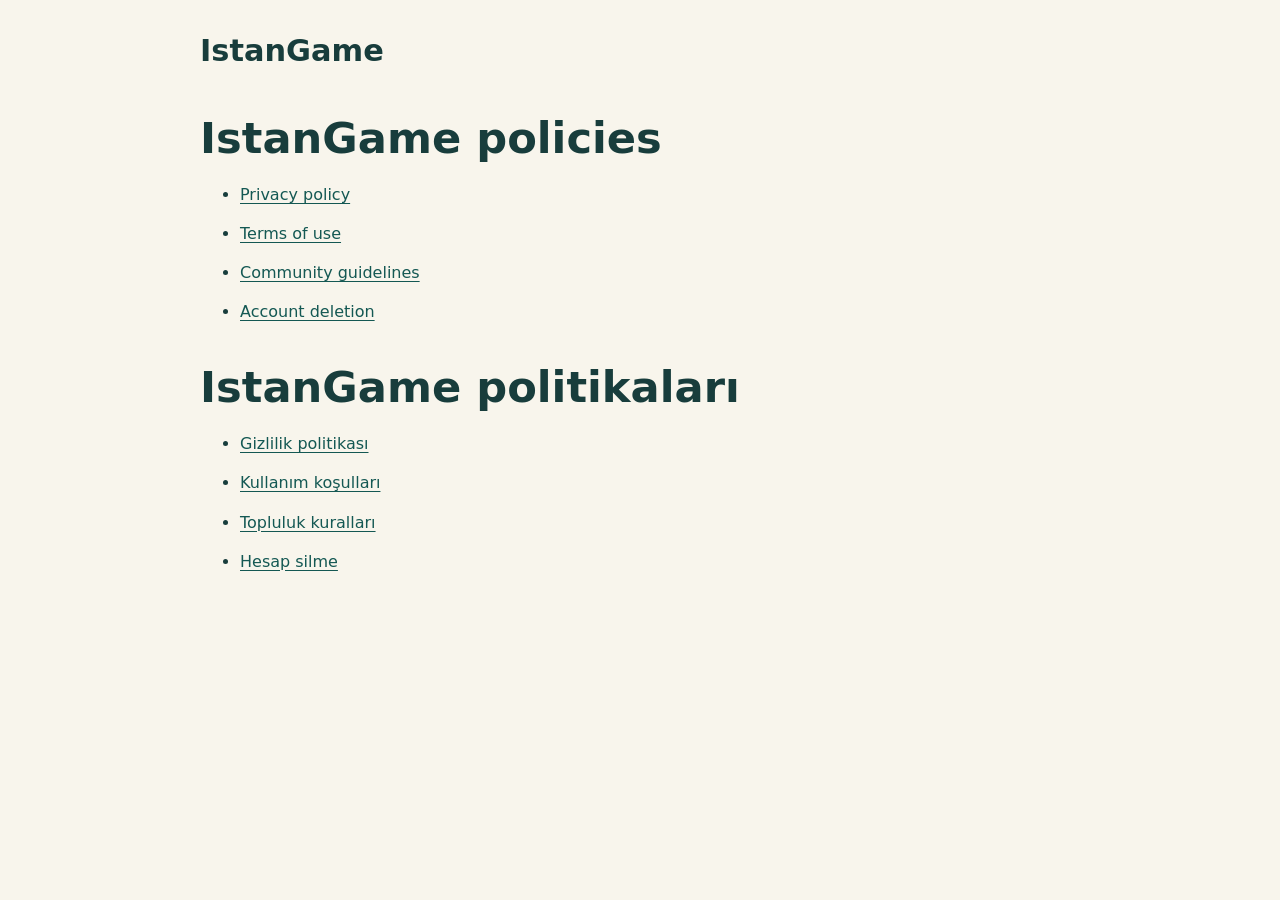
<file: index.html>
<!doctype html>
<html lang="en"><head><meta charset="utf-8"><meta name="viewport" content="width=device-width,initial-scale=1">
<meta http-equiv="Content-Security-Policy" content="default-src 'none'; style-src 'self'; base-uri 'none'; form-action 'none'">

<title>IstanGame</title><link rel="stylesheet" href="style.css"></head><body>
<header><bdi class="brand" dir="ltr">IstanGame</bdi></header><main>
<section lang="en" dir="ltr">

<h1>IstanGame policies</h1>
<ul><li><a href="en/privacy.html">Privacy policy</a></li>
<li><a href="en/terms.html">Terms of use</a></li>
<li><a href="en/community.html">Community guidelines</a></li>
<li><a href="en/delete-account.html">Account deletion</a></li></ul></section>
<section lang="tr" dir="ltr">

<h1>IstanGame politikaları</h1>
<ul><li><a href="tr/privacy.html">Gizlilik politikası</a></li>
<li><a href="tr/terms.html">Kullanım koşulları</a></li>
<li><a href="tr/community.html">Topluluk kuralları</a></li>
<li><a href="tr/delete-account.html">Hesap silme</a></li></ul></section>
</main></body></html>
</file>
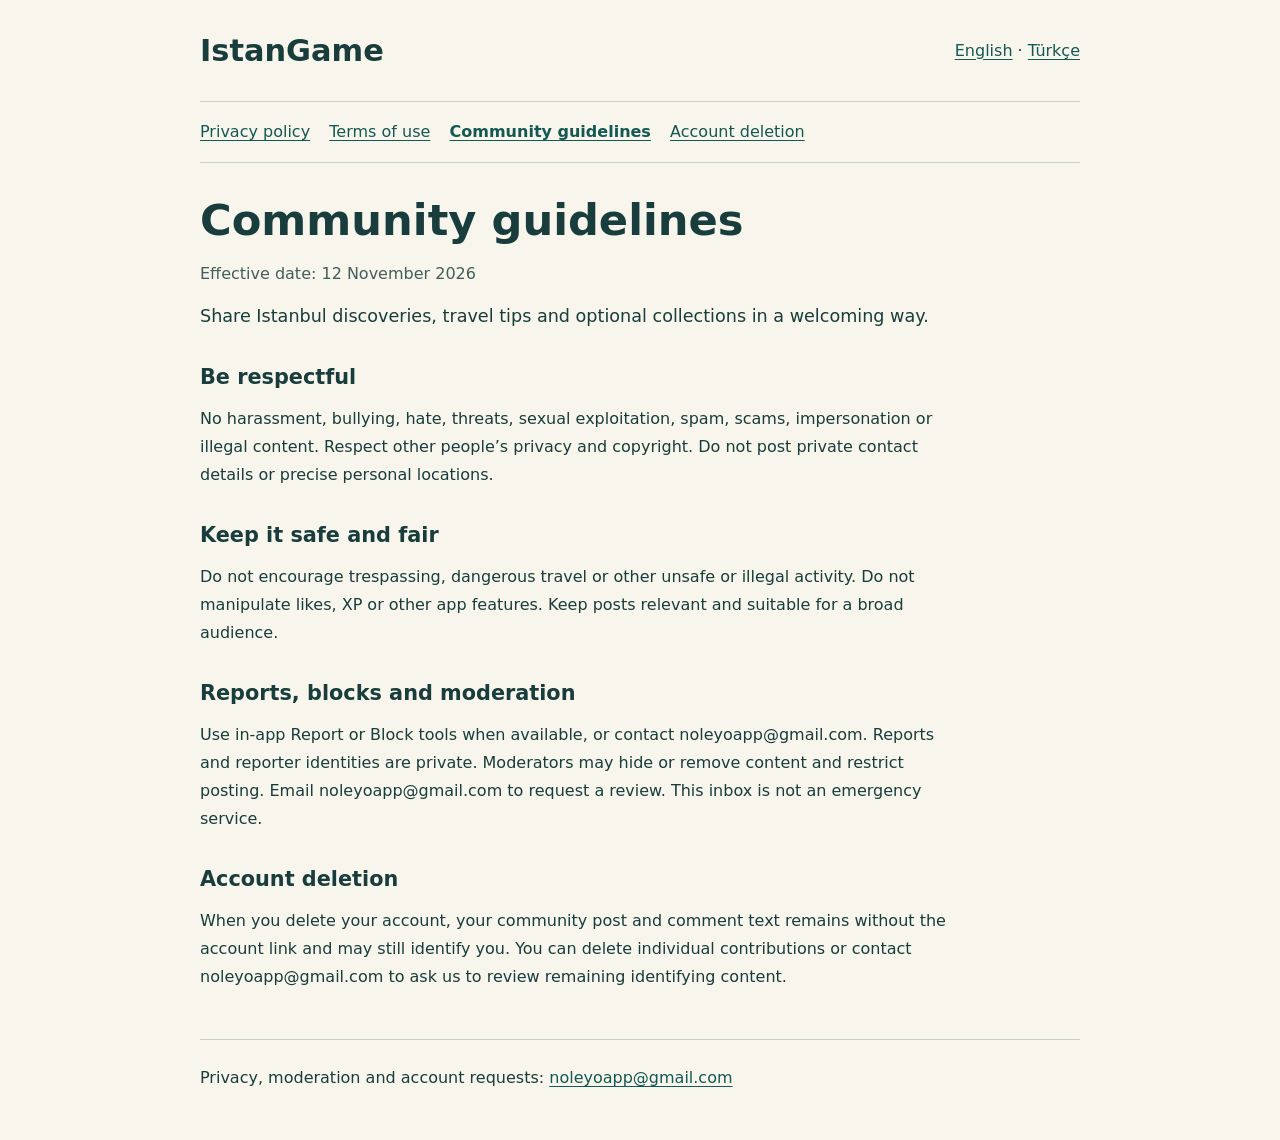
<file: en/community.html>
<!doctype html>
<html lang="en" dir="ltr">
<head>
<meta charset="utf-8">
<meta name="viewport" content="width=device-width,initial-scale=1">
<meta http-equiv="Content-Security-Policy" content="default-src 'none'; style-src 'self'; base-uri 'none'; form-action 'none'">

<title>Community guidelines · IstanGame</title>
<link rel="stylesheet" href="../style.css">
</head>
<body>
<header><bdi class="brand" dir="ltr">IstanGame</bdi><div class="languages"><a lang="en" hreflang="en" href="../en/community.html">English</a> · <a lang="tr" hreflang="tr" href="../tr/community.html">Türkçe</a></div></header>

<nav aria-label="IstanGame policies"><a href="privacy.html">Privacy policy</a>
<a href="terms.html">Terms of use</a>
<a href="community.html" aria-current="page">Community guidelines</a>
<a href="delete-account.html">Account deletion</a></nav>
<main>
<h1>Community guidelines</h1>
<p class="date">Effective date: 12 November 2026</p>
<p class="intro">Share Istanbul discoveries, travel tips and optional collections in a welcoming way.</p>
<section>
<h2>Be respectful</h2>
<p>No harassment, bullying, hate, threats, sexual exploitation, spam, scams, impersonation or illegal content. Respect other people’s privacy and copyright. Do not post private contact details or precise personal locations.</p>
</section>
<section>
<h2>Keep it safe and fair</h2>
<p>Do not encourage trespassing, dangerous travel or other unsafe or illegal activity. Do not manipulate likes, XP or other app features. Keep posts relevant and suitable for a broad audience.</p>
</section>
<section>
<h2>Reports, blocks and moderation</h2>
<p>Use in-app Report or Block tools when available, or contact noleyoapp@gmail.com. Reports and reporter identities are private. Moderators may hide or remove content and restrict posting. Email noleyoapp@gmail.com to request a review. This inbox is not an emergency service.</p>
</section>
<section>
<h2>Account deletion</h2>
<p>When you delete your account, your community post and comment text remains without the account link and may still identify you. You can delete individual contributions or contact noleyoapp@gmail.com to ask us to review remaining identifying content.</p>
</section>
</main>
<footer>Privacy, moderation and account requests: <a href="mailto:noleyoapp%40gmail.com">noleyoapp@gmail.com</a></footer>
</body>
</html>
</file>
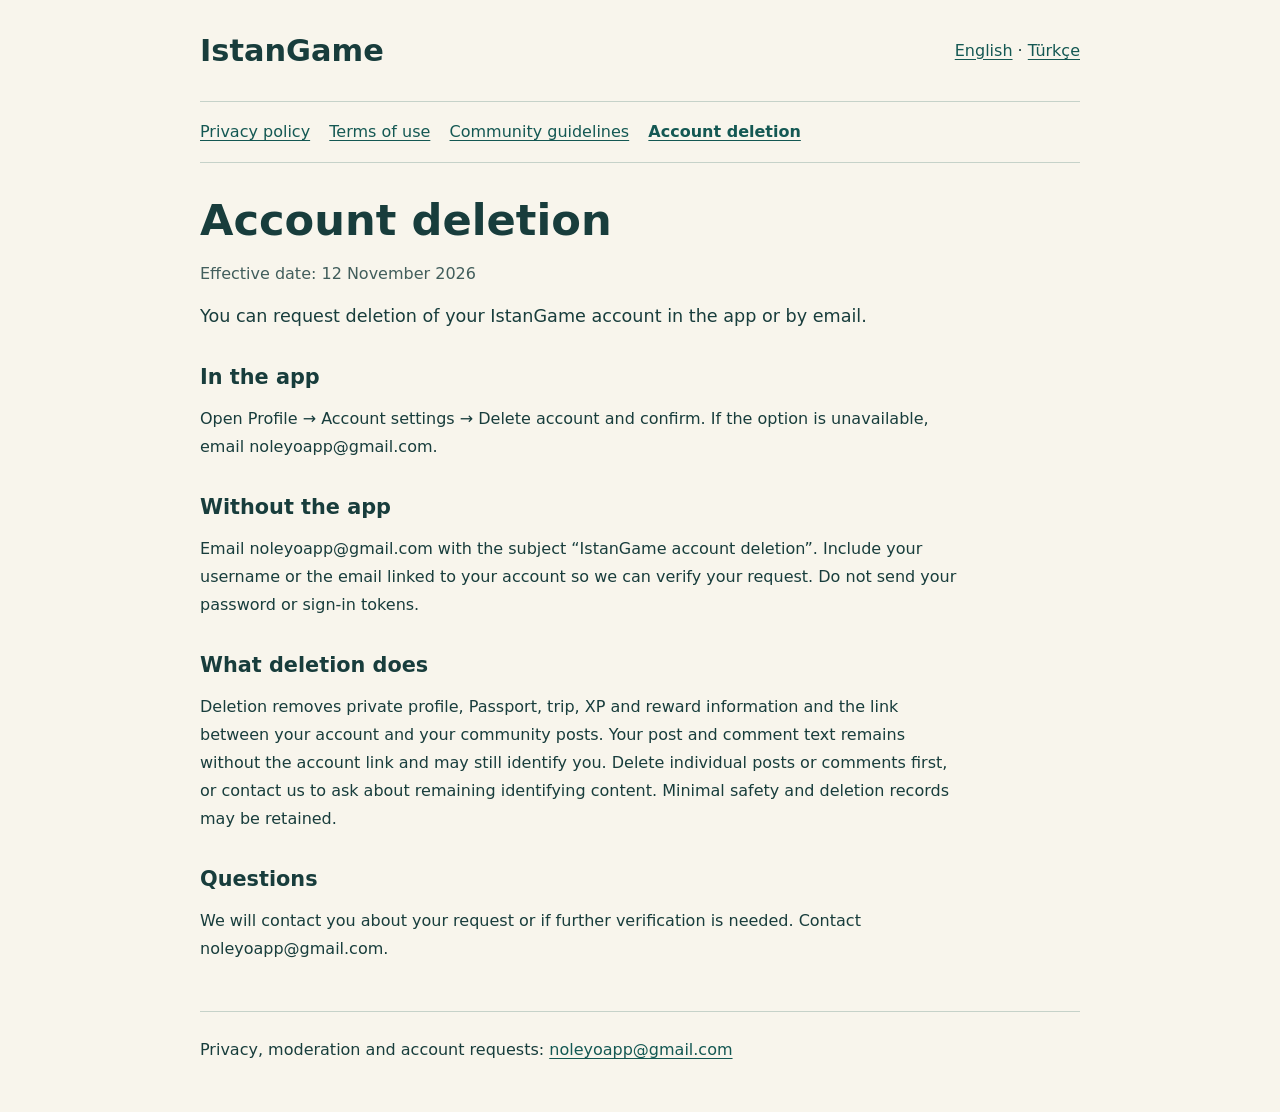
<file: en/delete-account.html>
<!doctype html>
<html lang="en" dir="ltr">
<head>
<meta charset="utf-8">
<meta name="viewport" content="width=device-width,initial-scale=1">
<meta http-equiv="Content-Security-Policy" content="default-src 'none'; style-src 'self'; base-uri 'none'; form-action 'none'">

<title>Account deletion · IstanGame</title>
<link rel="stylesheet" href="../style.css">
</head>
<body>
<header><bdi class="brand" dir="ltr">IstanGame</bdi><div class="languages"><a lang="en" hreflang="en" href="../en/delete-account.html">English</a> · <a lang="tr" hreflang="tr" href="../tr/delete-account.html">Türkçe</a></div></header>

<nav aria-label="IstanGame policies"><a href="privacy.html">Privacy policy</a>
<a href="terms.html">Terms of use</a>
<a href="community.html">Community guidelines</a>
<a href="delete-account.html" aria-current="page">Account deletion</a></nav>
<main>
<h1>Account deletion</h1>
<p class="date">Effective date: 12 November 2026</p>
<p class="intro">You can request deletion of your IstanGame account in the app or by email.</p>
<section>
<h2>In the app</h2>
<p>Open Profile → Account settings → Delete account and confirm. If the option is unavailable, email noleyoapp@gmail.com.</p>
</section>
<section>
<h2>Without the app</h2>
<p>Email noleyoapp@gmail.com with the subject “IstanGame account deletion”. Include your username or the email linked to your account so we can verify your request. Do not send your password or sign-in tokens.</p>
</section>
<section>
<h2>What deletion does</h2>
<p>Deletion removes private profile, Passport, trip, XP and reward information and the link between your account and your community posts. Your post and comment text remains without the account link and may still identify you. Delete individual posts or comments first, or contact us to ask about remaining identifying content. Minimal safety and deletion records may be retained.</p>
</section>
<section>
<h2>Questions</h2>
<p>We will contact you about your request or if further verification is needed. Contact noleyoapp@gmail.com.</p>
</section>
</main>
<footer>Privacy, moderation and account requests: <a href="mailto:noleyoapp%40gmail.com">noleyoapp@gmail.com</a></footer>
</body>
</html>
</file>
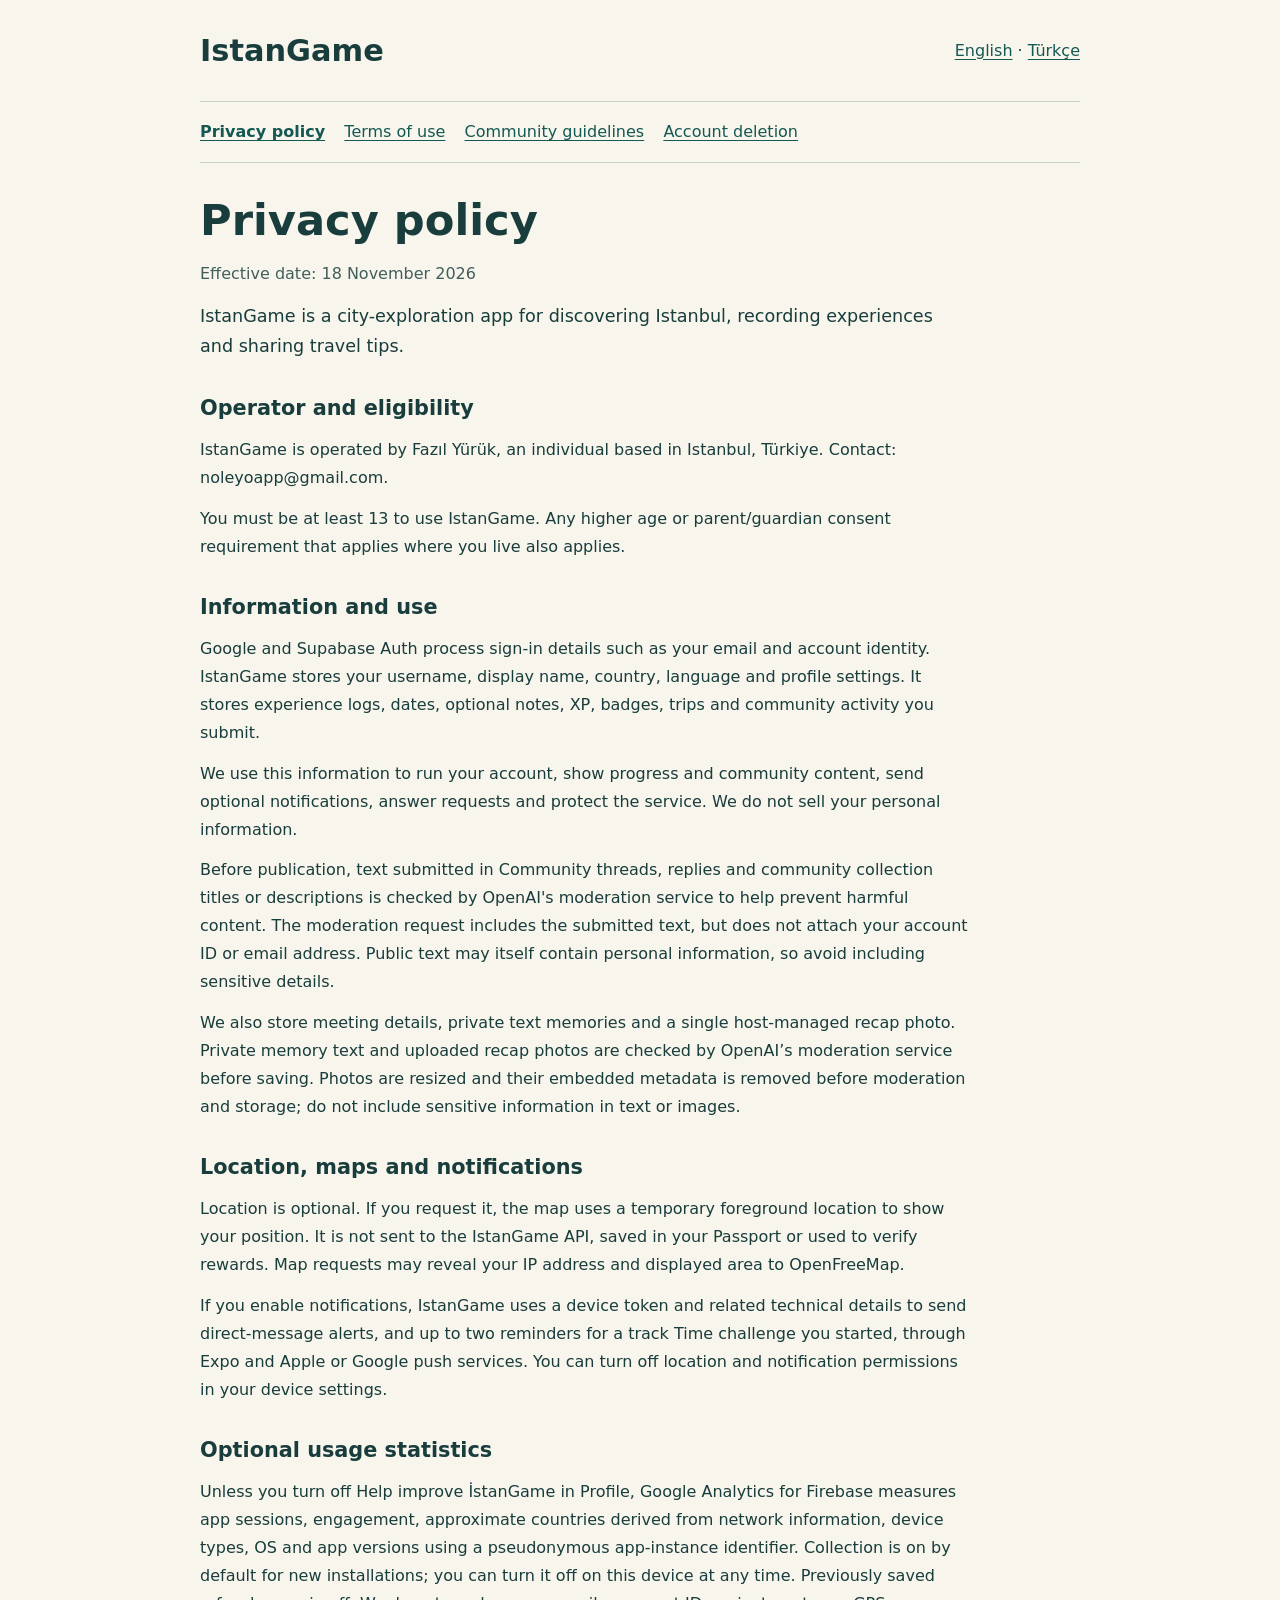
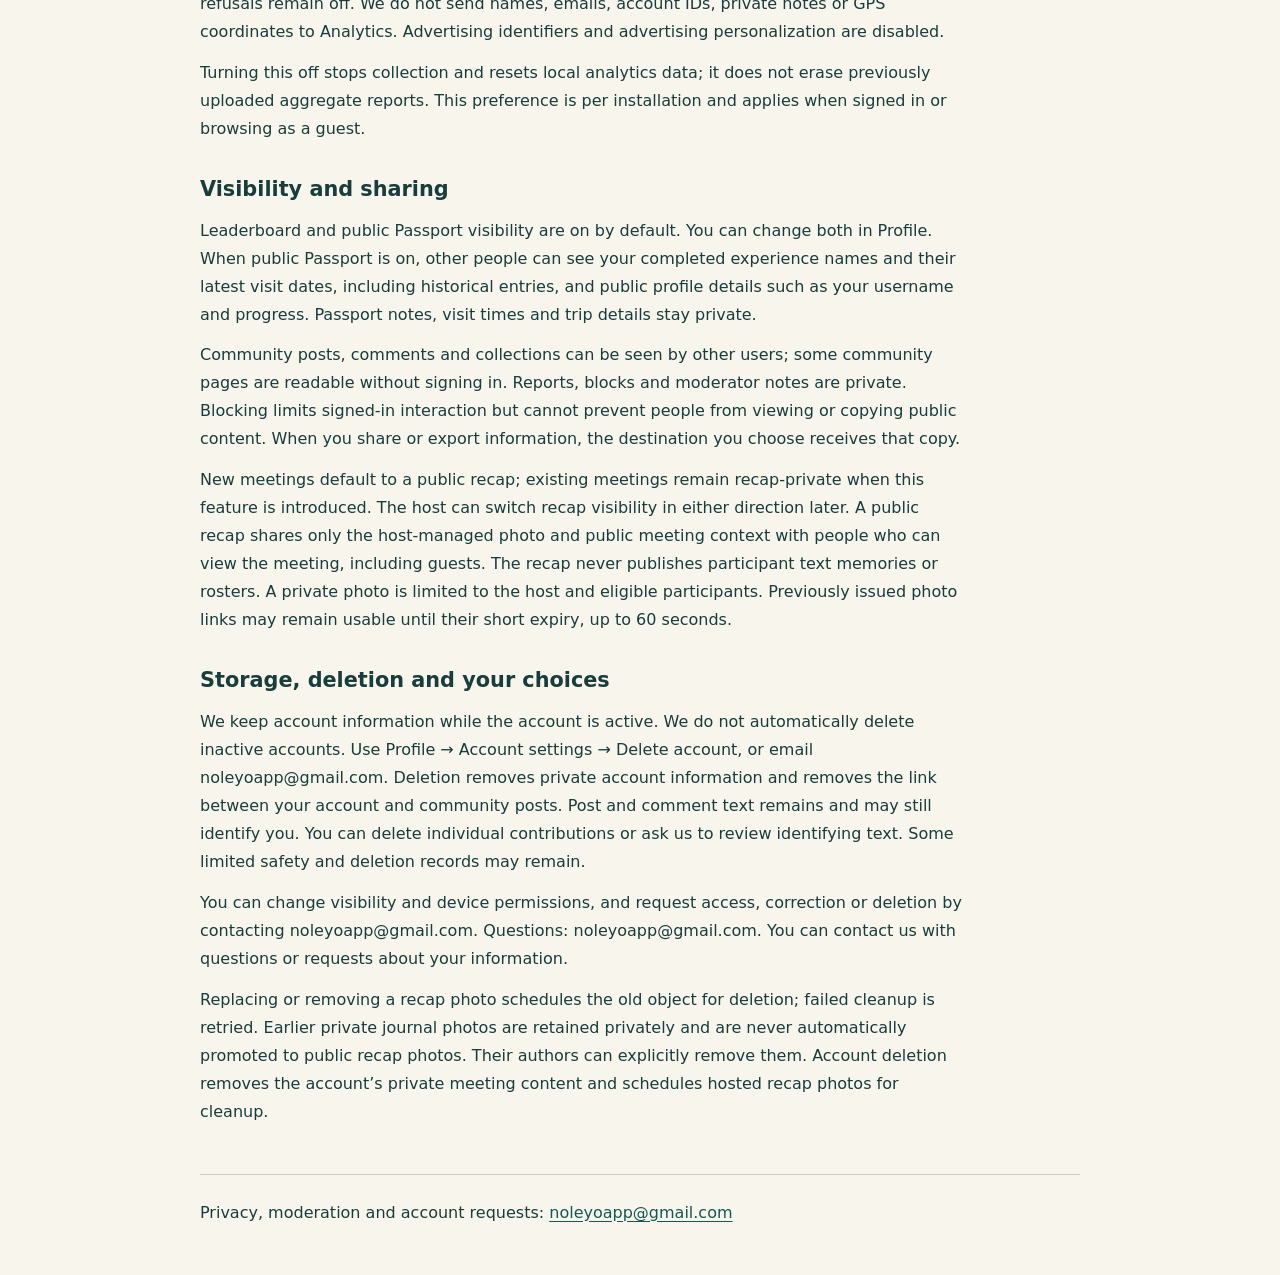
<file: en/privacy.html>
<!doctype html>
<html lang="en" dir="ltr">
<head>
<meta charset="utf-8">
<meta name="viewport" content="width=device-width,initial-scale=1">
<meta http-equiv="Content-Security-Policy" content="default-src 'none'; style-src 'self'; base-uri 'none'; form-action 'none'">

<title>Privacy policy · IstanGame</title>
<link rel="stylesheet" href="../style.css">
</head>
<body>
<header><bdi class="brand" dir="ltr">IstanGame</bdi><div class="languages"><a lang="en" hreflang="en" href="../en/privacy.html">English</a> · <a lang="tr" hreflang="tr" href="../tr/privacy.html">Türkçe</a></div></header>

<nav aria-label="IstanGame policies"><a href="privacy.html" aria-current="page">Privacy policy</a>
<a href="terms.html">Terms of use</a>
<a href="community.html">Community guidelines</a>
<a href="delete-account.html">Account deletion</a></nav>
<main>
<h1>Privacy policy</h1>
<p class="date">Effective date: 18 November 2026</p>
<p class="intro">IstanGame is a city-exploration app for discovering Istanbul, recording experiences and sharing travel tips.</p>
<section>
<h2>Operator and eligibility</h2>
<p>IstanGame is operated by Fazıl Yürük, an individual based in Istanbul, Türkiye. Contact: noleyoapp@gmail.com.</p>
<p>You must be at least 13 to use IstanGame. Any higher age or parent/guardian consent requirement that applies where you live also applies.</p>
</section>
<section>
<h2>Information and use</h2>
<p>Google and Supabase Auth process sign-in details such as your email and account identity. IstanGame stores your username, display name, country, language and profile settings. It stores experience logs, dates, optional notes, XP, badges, trips and community activity you submit.</p>
<p>We use this information to run your account, show progress and community content, send optional notifications, answer requests and protect the service. We do not sell your personal information.</p>
<p>Before publication, text submitted in Community threads, replies and community collection titles or descriptions is checked by OpenAI&#39;s moderation service to help prevent harmful content. The moderation request includes the submitted text, but does not attach your account ID or email address. Public text may itself contain personal information, so avoid including sensitive details.</p>
<p>We also store meeting details, private text memories and a single host-managed recap photo. Private memory text and uploaded recap photos are checked by OpenAI’s moderation service before saving. Photos are resized and their embedded metadata is removed before moderation and storage; do not include sensitive information in text or images.</p>
</section>
<section>
<h2>Location, maps and notifications</h2>
<p>Location is optional. If you request it, the map uses a temporary foreground location to show your position. It is not sent to the IstanGame API, saved in your Passport or used to verify rewards. Map requests may reveal your IP address and displayed area to OpenFreeMap.</p>
<p>If you enable notifications, IstanGame uses a device token and related technical details to send direct-message alerts, and up to two reminders for a track Time challenge you started, through Expo and Apple or Google push services. You can turn off location and notification permissions in your device settings.</p>
</section>
<section>
<h2>Optional usage statistics</h2>
<p>Unless you turn off Help improve İstanGame in Profile, Google Analytics for Firebase measures app sessions, engagement, approximate countries derived from network information, device types, OS and app versions using a pseudonymous app-instance identifier. Collection is on by default for new installations; you can turn it off on this device at any time. Previously saved refusals remain off. We do not send names, emails, account IDs, private notes or GPS coordinates to Analytics. Advertising identifiers and advertising personalization are disabled.</p>
<p>Turning this off stops collection and resets local analytics data; it does not erase previously uploaded aggregate reports. This preference is per installation and applies when signed in or browsing as a guest.</p>
</section>
<section>
<h2>Visibility and sharing</h2>
<p>Leaderboard and public Passport visibility are on by default. You can change both in Profile. When public Passport is on, other people can see your completed experience names and their latest visit dates, including historical entries, and public profile details such as your username and progress. Passport notes, visit times and trip details stay private.</p>
<p>Community posts, comments and collections can be seen by other users; some community pages are readable without signing in. Reports, blocks and moderator notes are private. Blocking limits signed-in interaction but cannot prevent people from viewing or copying public content. When you share or export information, the destination you choose receives that copy.</p>
<p>New meetings default to a public recap; existing meetings remain recap-private when this feature is introduced. The host can switch recap visibility in either direction later. A public recap shares only the host-managed photo and public meeting context with people who can view the meeting, including guests. The recap never publishes participant text memories or rosters. A private photo is limited to the host and eligible participants. Previously issued photo links may remain usable until their short expiry, up to 60 seconds.</p>
</section>
<section>
<h2>Storage, deletion and your choices</h2>
<p>We keep account information while the account is active. We do not automatically delete inactive accounts. Use Profile → Account settings → Delete account, or email noleyoapp@gmail.com. Deletion removes private account information and removes the link between your account and community posts. Post and comment text remains and may still identify you. You can delete individual contributions or ask us to review identifying text. Some limited safety and deletion records may remain.</p>
<p>You can change visibility and device permissions, and request access, correction or deletion by contacting noleyoapp@gmail.com. Questions: noleyoapp@gmail.com. You can contact us with questions or requests about your information.</p>
<p>Replacing or removing a recap photo schedules the old object for deletion; failed cleanup is retried. Earlier private journal photos are retained privately and are never automatically promoted to public recap photos. Their authors can explicitly remove them. Account deletion removes the account’s private meeting content and schedules hosted recap photos for cleanup.</p>
</section>
</main>
<footer>Privacy, moderation and account requests: <a href="mailto:noleyoapp%40gmail.com">noleyoapp@gmail.com</a></footer>
</body>
</html>
</file>
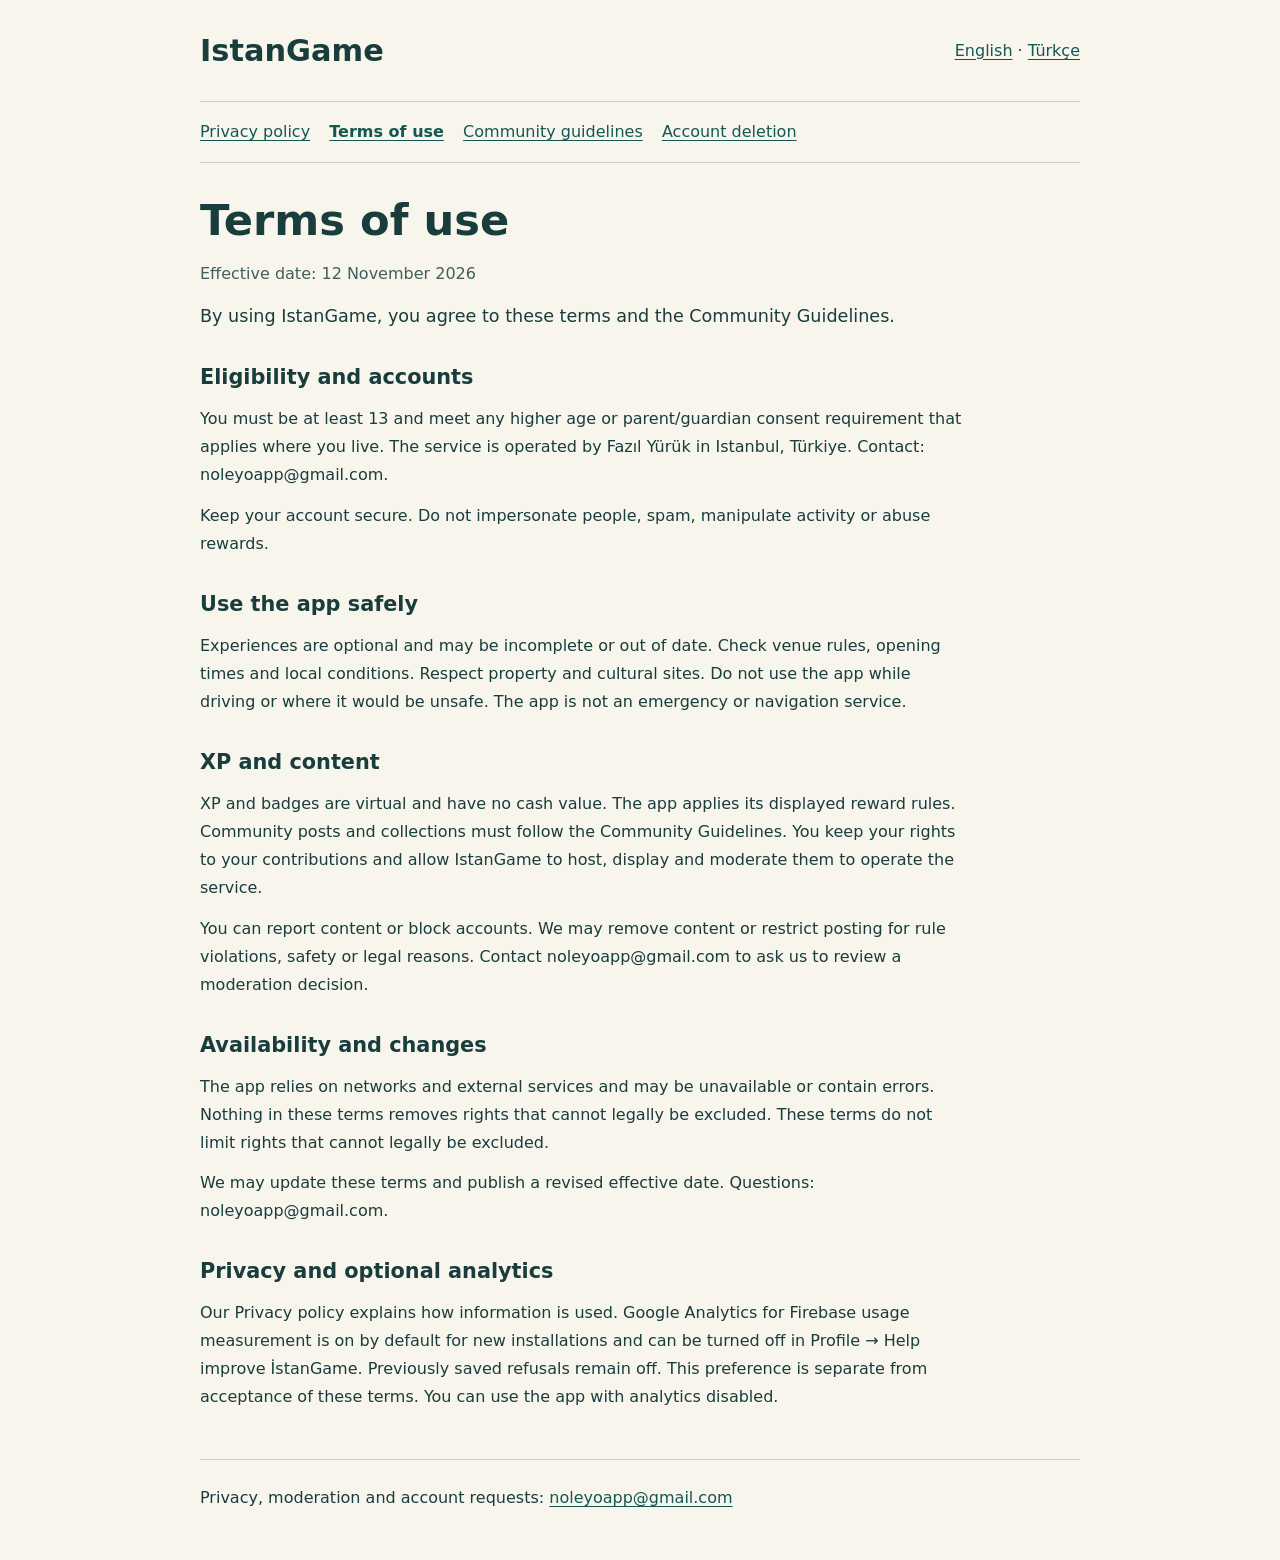
<file: en/terms.html>
<!doctype html>
<html lang="en" dir="ltr">
<head>
<meta charset="utf-8">
<meta name="viewport" content="width=device-width,initial-scale=1">
<meta http-equiv="Content-Security-Policy" content="default-src 'none'; style-src 'self'; base-uri 'none'; form-action 'none'">

<title>Terms of use · IstanGame</title>
<link rel="stylesheet" href="../style.css">
</head>
<body>
<header><bdi class="brand" dir="ltr">IstanGame</bdi><div class="languages"><a lang="en" hreflang="en" href="../en/terms.html">English</a> · <a lang="tr" hreflang="tr" href="../tr/terms.html">Türkçe</a></div></header>

<nav aria-label="IstanGame policies"><a href="privacy.html">Privacy policy</a>
<a href="terms.html" aria-current="page">Terms of use</a>
<a href="community.html">Community guidelines</a>
<a href="delete-account.html">Account deletion</a></nav>
<main>
<h1>Terms of use</h1>
<p class="date">Effective date: 12 November 2026</p>
<p class="intro">By using IstanGame, you agree to these terms and the Community Guidelines.</p>
<section>
<h2>Eligibility and accounts</h2>
<p>You must be at least 13 and meet any higher age or parent/guardian consent requirement that applies where you live. The service is operated by Fazıl Yürük in Istanbul, Türkiye. Contact: noleyoapp@gmail.com.</p>
<p>Keep your account secure. Do not impersonate people, spam, manipulate activity or abuse rewards.</p>
</section>
<section>
<h2>Use the app safely</h2>
<p>Experiences are optional and may be incomplete or out of date. Check venue rules, opening times and local conditions. Respect property and cultural sites. Do not use the app while driving or where it would be unsafe. The app is not an emergency or navigation service.</p>
</section>
<section>
<h2>XP and content</h2>
<p>XP and badges are virtual and have no cash value. The app applies its displayed reward rules. Community posts and collections must follow the Community Guidelines. You keep your rights to your contributions and allow IstanGame to host, display and moderate them to operate the service.</p>
<p>You can report content or block accounts. We may remove content or restrict posting for rule violations, safety or legal reasons. Contact noleyoapp@gmail.com to ask us to review a moderation decision.</p>
</section>
<section>
<h2>Availability and changes</h2>
<p>The app relies on networks and external services and may be unavailable or contain errors. Nothing in these terms removes rights that cannot legally be excluded. These terms do not limit rights that cannot legally be excluded.</p>
<p>We may update these terms and publish a revised effective date. Questions: noleyoapp@gmail.com.</p>
</section>
<section>
<h2>Privacy and optional analytics</h2>
<p>Our Privacy policy explains how information is used. Google Analytics for Firebase usage measurement is on by default for new installations and can be turned off in Profile → Help improve İstanGame. Previously saved refusals remain off. This preference is separate from acceptance of these terms. You can use the app with analytics disabled.</p>
</section>
</main>
<footer>Privacy, moderation and account requests: <a href="mailto:noleyoapp%40gmail.com">noleyoapp@gmail.com</a></footer>
</body>
</html>
</file>
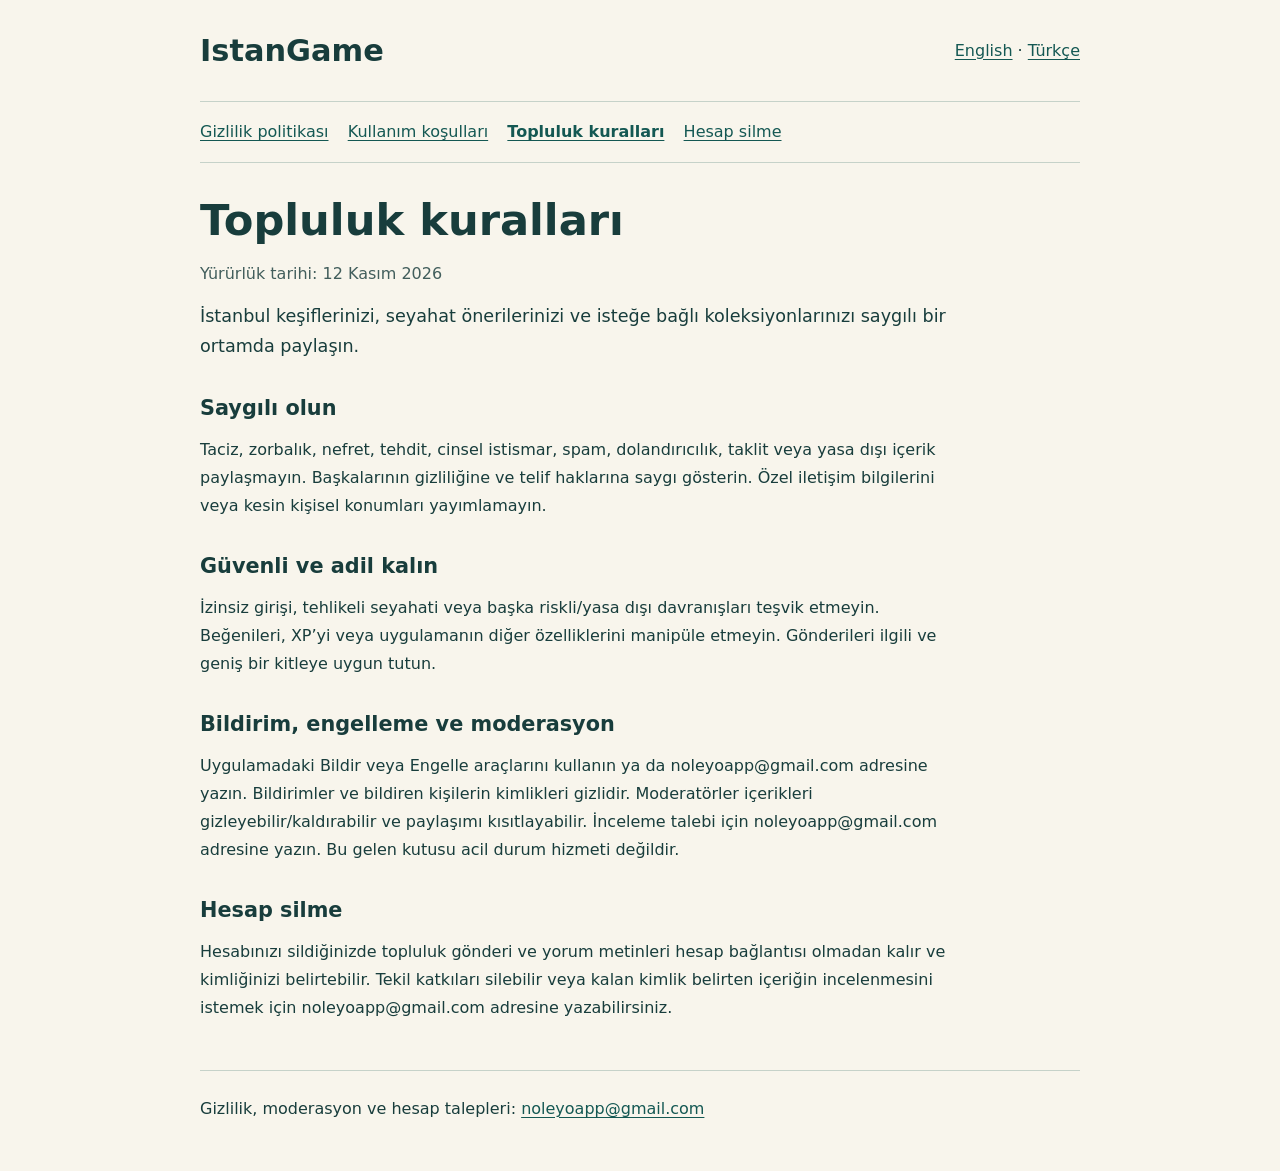
<file: tr/community.html>
<!doctype html>
<html lang="tr" dir="ltr">
<head>
<meta charset="utf-8">
<meta name="viewport" content="width=device-width,initial-scale=1">
<meta http-equiv="Content-Security-Policy" content="default-src 'none'; style-src 'self'; base-uri 'none'; form-action 'none'">

<title>Topluluk kuralları · IstanGame</title>
<link rel="stylesheet" href="../style.css">
</head>
<body>
<header><bdi class="brand" dir="ltr">IstanGame</bdi><div class="languages"><a lang="en" hreflang="en" href="../en/community.html">English</a> · <a lang="tr" hreflang="tr" href="../tr/community.html">Türkçe</a></div></header>

<nav aria-label="IstanGame politikaları"><a href="privacy.html">Gizlilik politikası</a>
<a href="terms.html">Kullanım koşulları</a>
<a href="community.html" aria-current="page">Topluluk kuralları</a>
<a href="delete-account.html">Hesap silme</a></nav>
<main>
<h1>Topluluk kuralları</h1>
<p class="date">Yürürlük tarihi: 12 Kasım 2026</p>
<p class="intro">İstanbul keşiflerinizi, seyahat önerilerinizi ve isteğe bağlı koleksiyonlarınızı saygılı bir ortamda paylaşın.</p>
<section>
<h2>Saygılı olun</h2>
<p>Taciz, zorbalık, nefret, tehdit, cinsel istismar, spam, dolandırıcılık, taklit veya yasa dışı içerik paylaşmayın. Başkalarının gizliliğine ve telif haklarına saygı gösterin. Özel iletişim bilgilerini veya kesin kişisel konumları yayımlamayın.</p>
</section>
<section>
<h2>Güvenli ve adil kalın</h2>
<p>İzinsiz girişi, tehlikeli seyahati veya başka riskli/yasa dışı davranışları teşvik etmeyin. Beğenileri, XP’yi veya uygulamanın diğer özelliklerini manipüle etmeyin. Gönderileri ilgili ve geniş bir kitleye uygun tutun.</p>
</section>
<section>
<h2>Bildirim, engelleme ve moderasyon</h2>
<p>Uygulamadaki Bildir veya Engelle araçlarını kullanın ya da noleyoapp@gmail.com adresine yazın. Bildirimler ve bildiren kişilerin kimlikleri gizlidir. Moderatörler içerikleri gizleyebilir/kaldırabilir ve paylaşımı kısıtlayabilir. İnceleme talebi için noleyoapp@gmail.com adresine yazın. Bu gelen kutusu acil durum hizmeti değildir.</p>
</section>
<section>
<h2>Hesap silme</h2>
<p>Hesabınızı sildiğinizde topluluk gönderi ve yorum metinleri hesap bağlantısı olmadan kalır ve kimliğinizi belirtebilir. Tekil katkıları silebilir veya kalan kimlik belirten içeriğin incelenmesini istemek için noleyoapp@gmail.com adresine yazabilirsiniz.</p>
</section>
</main>
<footer>Gizlilik, moderasyon ve hesap talepleri: <a href="mailto:noleyoapp%40gmail.com">noleyoapp@gmail.com</a></footer>
</body>
</html>
</file>
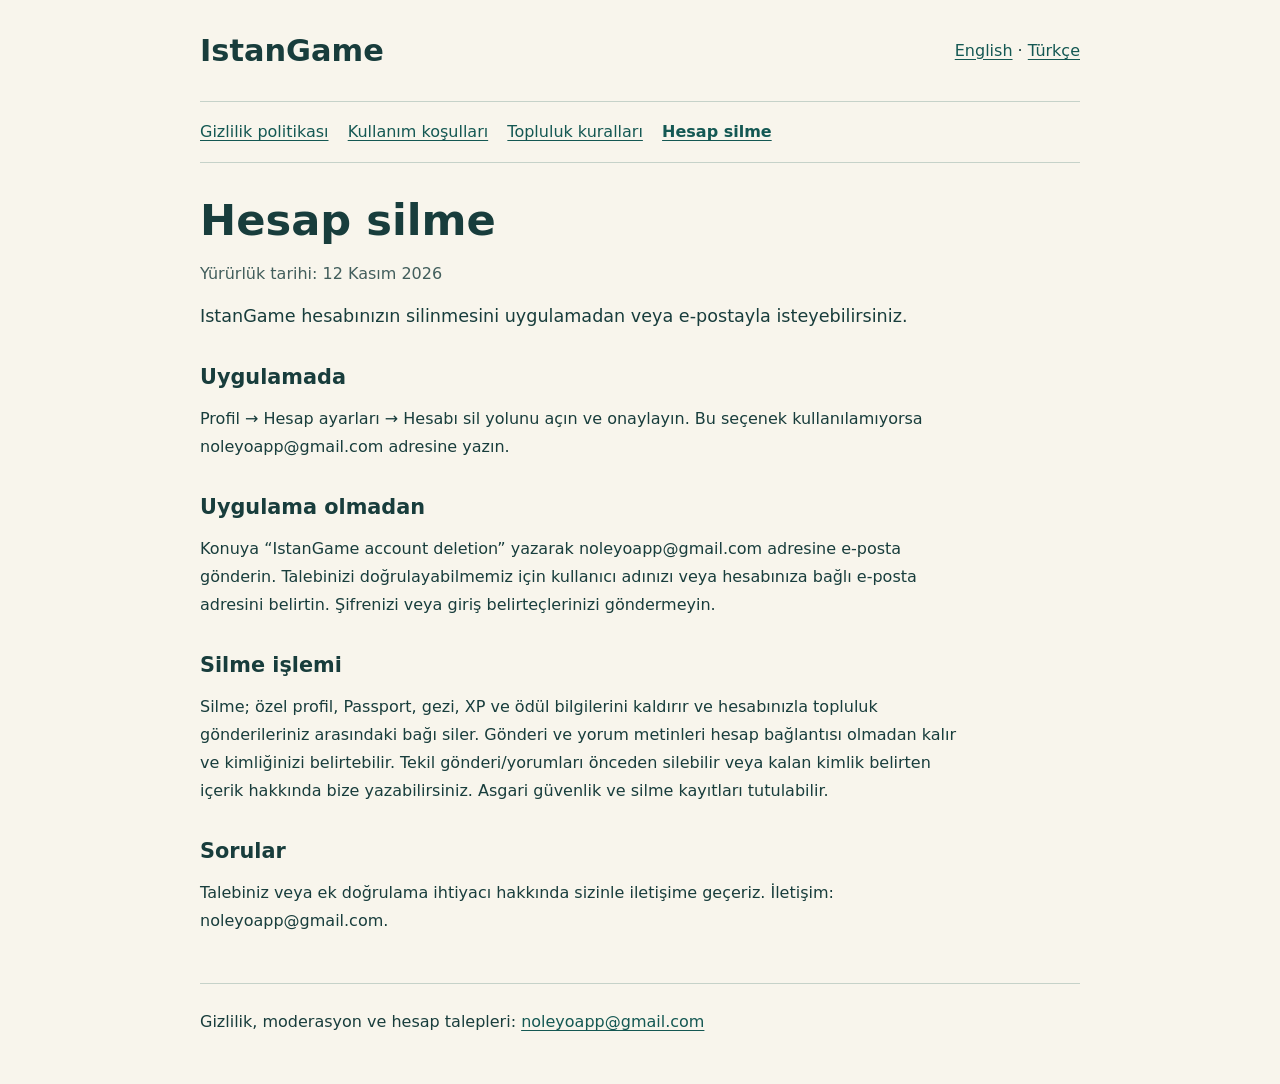
<file: tr/delete-account.html>
<!doctype html>
<html lang="tr" dir="ltr">
<head>
<meta charset="utf-8">
<meta name="viewport" content="width=device-width,initial-scale=1">
<meta http-equiv="Content-Security-Policy" content="default-src 'none'; style-src 'self'; base-uri 'none'; form-action 'none'">

<title>Hesap silme · IstanGame</title>
<link rel="stylesheet" href="../style.css">
</head>
<body>
<header><bdi class="brand" dir="ltr">IstanGame</bdi><div class="languages"><a lang="en" hreflang="en" href="../en/delete-account.html">English</a> · <a lang="tr" hreflang="tr" href="../tr/delete-account.html">Türkçe</a></div></header>

<nav aria-label="IstanGame politikaları"><a href="privacy.html">Gizlilik politikası</a>
<a href="terms.html">Kullanım koşulları</a>
<a href="community.html">Topluluk kuralları</a>
<a href="delete-account.html" aria-current="page">Hesap silme</a></nav>
<main>
<h1>Hesap silme</h1>
<p class="date">Yürürlük tarihi: 12 Kasım 2026</p>
<p class="intro">IstanGame hesabınızın silinmesini uygulamadan veya e-postayla isteyebilirsiniz.</p>
<section>
<h2>Uygulamada</h2>
<p>Profil → Hesap ayarları → Hesabı sil yolunu açın ve onaylayın. Bu seçenek kullanılamıyorsa noleyoapp@gmail.com adresine yazın.</p>
</section>
<section>
<h2>Uygulama olmadan</h2>
<p>Konuya “IstanGame account deletion” yazarak noleyoapp@gmail.com adresine e-posta gönderin. Talebinizi doğrulayabilmemiz için kullanıcı adınızı veya hesabınıza bağlı e-posta adresini belirtin. Şifrenizi veya giriş belirteçlerinizi göndermeyin.</p>
</section>
<section>
<h2>Silme işlemi</h2>
<p>Silme; özel profil, Passport, gezi, XP ve ödül bilgilerini kaldırır ve hesabınızla topluluk gönderileriniz arasındaki bağı siler. Gönderi ve yorum metinleri hesap bağlantısı olmadan kalır ve kimliğinizi belirtebilir. Tekil gönderi/yorumları önceden silebilir veya kalan kimlik belirten içerik hakkında bize yazabilirsiniz. Asgari güvenlik ve silme kayıtları tutulabilir.</p>
</section>
<section>
<h2>Sorular</h2>
<p>Talebiniz veya ek doğrulama ihtiyacı hakkında sizinle iletişime geçeriz. İletişim: noleyoapp@gmail.com.</p>
</section>
</main>
<footer>Gizlilik, moderasyon ve hesap talepleri: <a href="mailto:noleyoapp%40gmail.com">noleyoapp@gmail.com</a></footer>
</body>
</html>
</file>
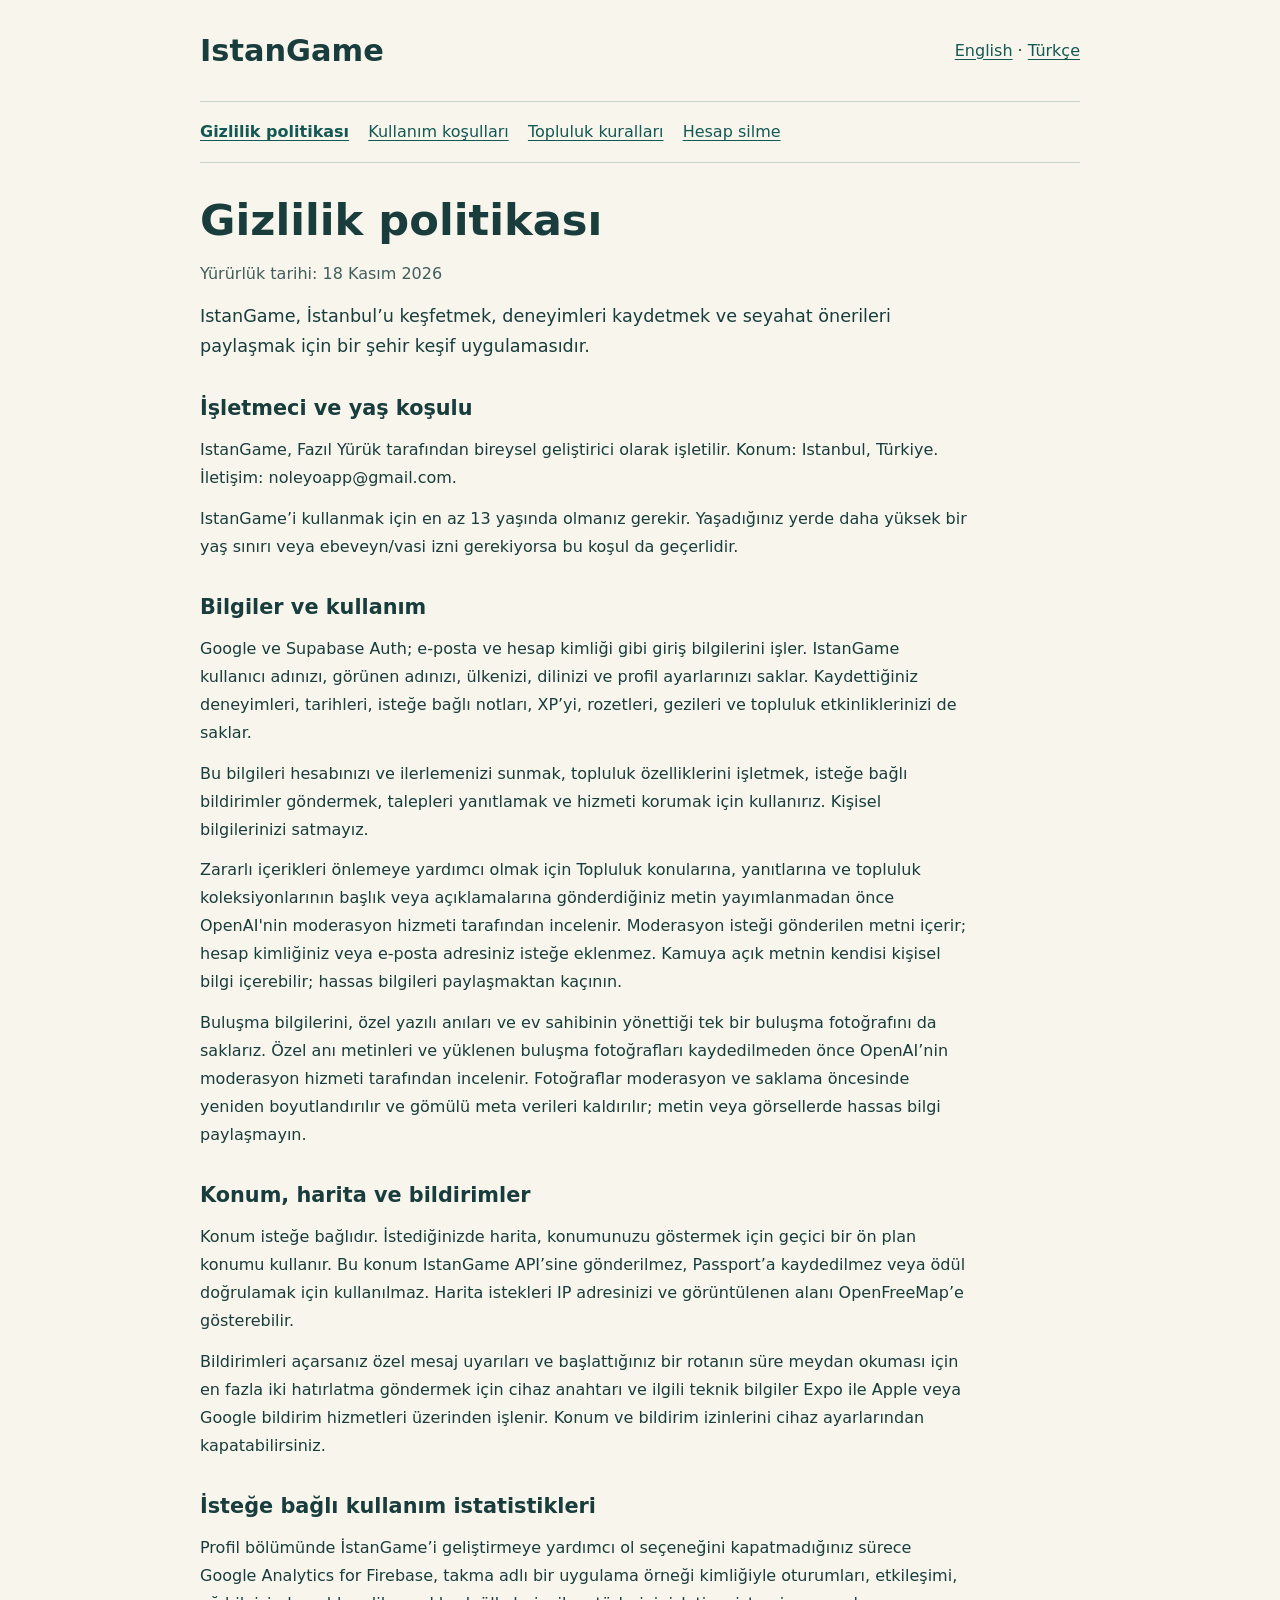
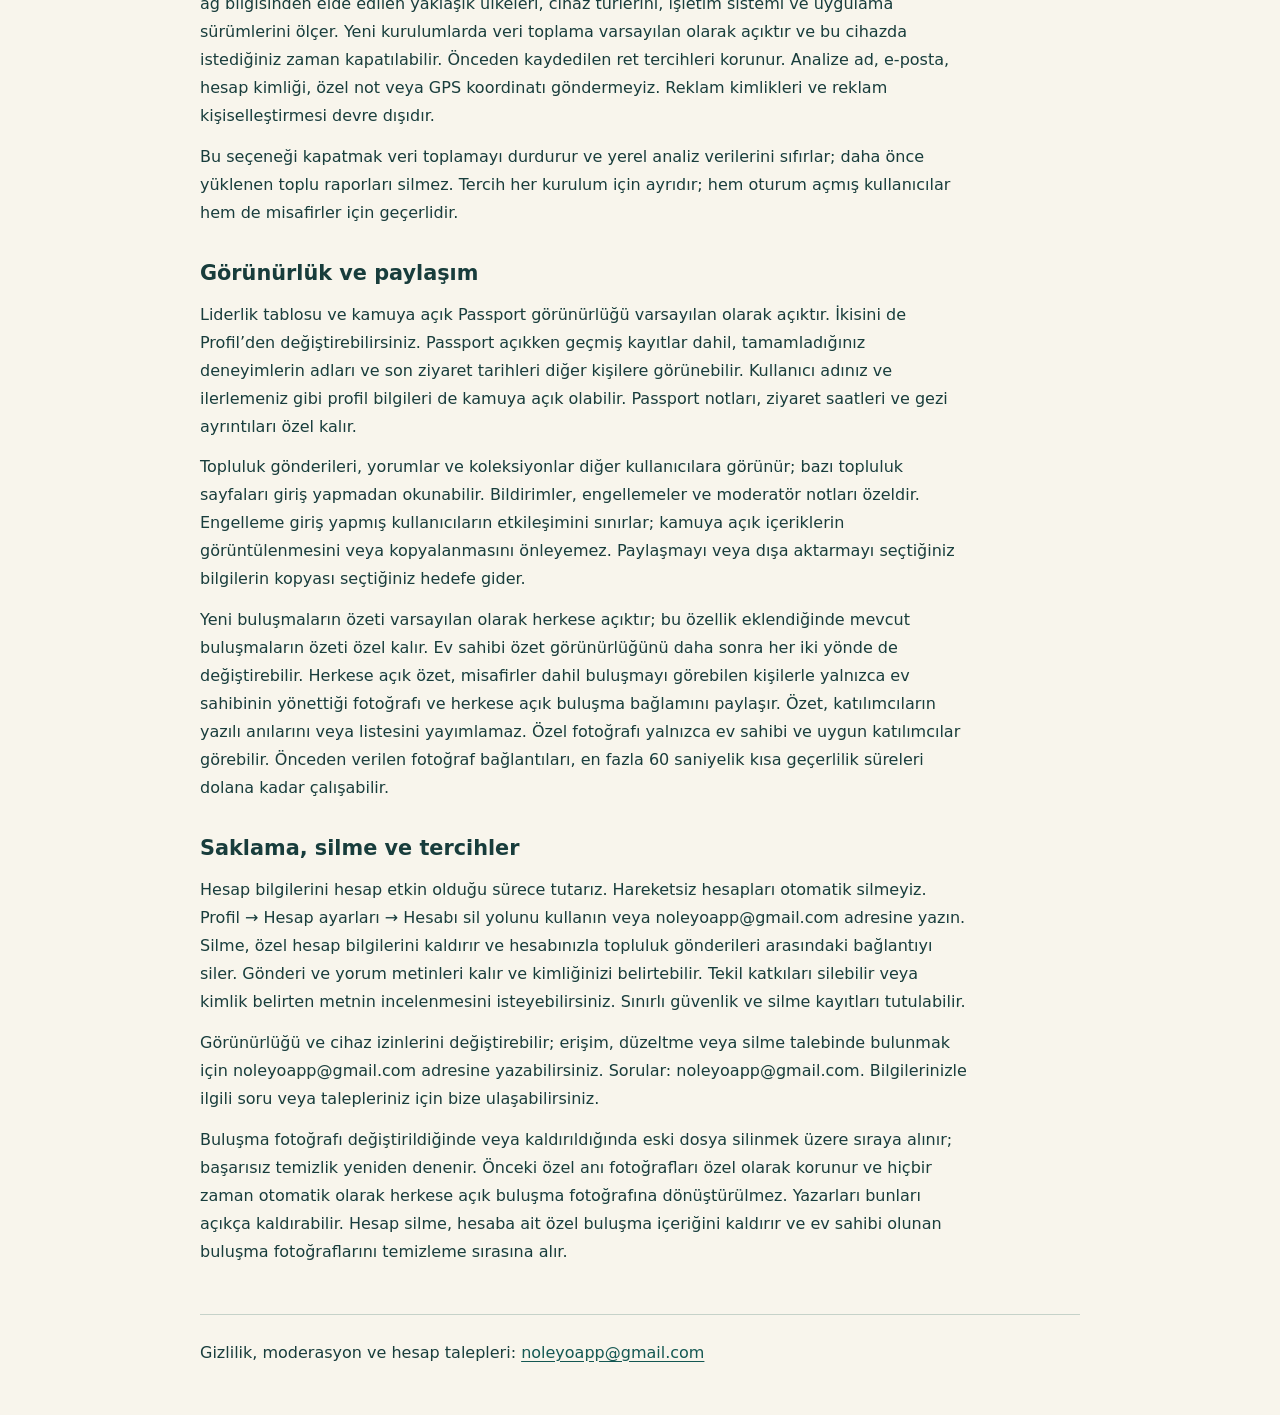
<file: tr/privacy.html>
<!doctype html>
<html lang="tr" dir="ltr">
<head>
<meta charset="utf-8">
<meta name="viewport" content="width=device-width,initial-scale=1">
<meta http-equiv="Content-Security-Policy" content="default-src 'none'; style-src 'self'; base-uri 'none'; form-action 'none'">

<title>Gizlilik politikası · IstanGame</title>
<link rel="stylesheet" href="../style.css">
</head>
<body>
<header><bdi class="brand" dir="ltr">IstanGame</bdi><div class="languages"><a lang="en" hreflang="en" href="../en/privacy.html">English</a> · <a lang="tr" hreflang="tr" href="../tr/privacy.html">Türkçe</a></div></header>

<nav aria-label="IstanGame politikaları"><a href="privacy.html" aria-current="page">Gizlilik politikası</a>
<a href="terms.html">Kullanım koşulları</a>
<a href="community.html">Topluluk kuralları</a>
<a href="delete-account.html">Hesap silme</a></nav>
<main>
<h1>Gizlilik politikası</h1>
<p class="date">Yürürlük tarihi: 18 Kasım 2026</p>
<p class="intro">IstanGame, İstanbul’u keşfetmek, deneyimleri kaydetmek ve seyahat önerileri paylaşmak için bir şehir keşif uygulamasıdır.</p>
<section>
<h2>İşletmeci ve yaş koşulu</h2>
<p>IstanGame, Fazıl Yürük tarafından bireysel geliştirici olarak işletilir. Konum: Istanbul, Türkiye. İletişim: noleyoapp@gmail.com.</p>
<p>IstanGame’i kullanmak için en az 13 yaşında olmanız gerekir. Yaşadığınız yerde daha yüksek bir yaş sınırı veya ebeveyn/vasi izni gerekiyorsa bu koşul da geçerlidir.</p>
</section>
<section>
<h2>Bilgiler ve kullanım</h2>
<p>Google ve Supabase Auth; e-posta ve hesap kimliği gibi giriş bilgilerini işler. IstanGame kullanıcı adınızı, görünen adınızı, ülkenizi, dilinizi ve profil ayarlarınızı saklar. Kaydettiğiniz deneyimleri, tarihleri, isteğe bağlı notları, XP’yi, rozetleri, gezileri ve topluluk etkinliklerinizi de saklar.</p>
<p>Bu bilgileri hesabınızı ve ilerlemenizi sunmak, topluluk özelliklerini işletmek, isteğe bağlı bildirimler göndermek, talepleri yanıtlamak ve hizmeti korumak için kullanırız. Kişisel bilgilerinizi satmayız.</p>
<p>Zararlı içerikleri önlemeye yardımcı olmak için Topluluk konularına, yanıtlarına ve topluluk koleksiyonlarının başlık veya açıklamalarına gönderdiğiniz metin yayımlanmadan önce OpenAI&#39;nin moderasyon hizmeti tarafından incelenir. Moderasyon isteği gönderilen metni içerir; hesap kimliğiniz veya e-posta adresiniz isteğe eklenmez. Kamuya açık metnin kendisi kişisel bilgi içerebilir; hassas bilgileri paylaşmaktan kaçının.</p>
<p>Buluşma bilgilerini, özel yazılı anıları ve ev sahibinin yönettiği tek bir buluşma fotoğrafını da saklarız. Özel anı metinleri ve yüklenen buluşma fotoğrafları kaydedilmeden önce OpenAI’nin moderasyon hizmeti tarafından incelenir. Fotoğraflar moderasyon ve saklama öncesinde yeniden boyutlandırılır ve gömülü meta verileri kaldırılır; metin veya görsellerde hassas bilgi paylaşmayın.</p>
</section>
<section>
<h2>Konum, harita ve bildirimler</h2>
<p>Konum isteğe bağlıdır. İstediğinizde harita, konumunuzu göstermek için geçici bir ön plan konumu kullanır. Bu konum IstanGame API’sine gönderilmez, Passport’a kaydedilmez veya ödül doğrulamak için kullanılmaz. Harita istekleri IP adresinizi ve görüntülenen alanı OpenFreeMap’e gösterebilir.</p>
<p>Bildirimleri açarsanız özel mesaj uyarıları ve başlattığınız bir rotanın süre meydan okuması için en fazla iki hatırlatma göndermek için cihaz anahtarı ve ilgili teknik bilgiler Expo ile Apple veya Google bildirim hizmetleri üzerinden işlenir. Konum ve bildirim izinlerini cihaz ayarlarından kapatabilirsiniz.</p>
</section>
<section>
<h2>İsteğe bağlı kullanım istatistikleri</h2>
<p>Profil bölümünde İstanGame’i geliştirmeye yardımcı ol seçeneğini kapatmadığınız sürece Google Analytics for Firebase, takma adlı bir uygulama örneği kimliğiyle oturumları, etkileşimi, ağ bilgisinden elde edilen yaklaşık ülkeleri, cihaz türlerini, işletim sistemi ve uygulama sürümlerini ölçer. Yeni kurulumlarda veri toplama varsayılan olarak açıktır ve bu cihazda istediğiniz zaman kapatılabilir. Önceden kaydedilen ret tercihleri korunur. Analize ad, e-posta, hesap kimliği, özel not veya GPS koordinatı göndermeyiz. Reklam kimlikleri ve reklam kişiselleştirmesi devre dışıdır.</p>
<p>Bu seçeneği kapatmak veri toplamayı durdurur ve yerel analiz verilerini sıfırlar; daha önce yüklenen toplu raporları silmez. Tercih her kurulum için ayrıdır; hem oturum açmış kullanıcılar hem de misafirler için geçerlidir.</p>
</section>
<section>
<h2>Görünürlük ve paylaşım</h2>
<p>Liderlik tablosu ve kamuya açık Passport görünürlüğü varsayılan olarak açıktır. İkisini de Profil’den değiştirebilirsiniz. Passport açıkken geçmiş kayıtlar dahil, tamamladığınız deneyimlerin adları ve son ziyaret tarihleri diğer kişilere görünebilir. Kullanıcı adınız ve ilerlemeniz gibi profil bilgileri de kamuya açık olabilir. Passport notları, ziyaret saatleri ve gezi ayrıntıları özel kalır.</p>
<p>Topluluk gönderileri, yorumlar ve koleksiyonlar diğer kullanıcılara görünür; bazı topluluk sayfaları giriş yapmadan okunabilir. Bildirimler, engellemeler ve moderatör notları özeldir. Engelleme giriş yapmış kullanıcıların etkileşimini sınırlar; kamuya açık içeriklerin görüntülenmesini veya kopyalanmasını önleyemez. Paylaşmayı veya dışa aktarmayı seçtiğiniz bilgilerin kopyası seçtiğiniz hedefe gider.</p>
<p>Yeni buluşmaların özeti varsayılan olarak herkese açıktır; bu özellik eklendiğinde mevcut buluşmaların özeti özel kalır. Ev sahibi özet görünürlüğünü daha sonra her iki yönde de değiştirebilir. Herkese açık özet, misafirler dahil buluşmayı görebilen kişilerle yalnızca ev sahibinin yönettiği fotoğrafı ve herkese açık buluşma bağlamını paylaşır. Özet, katılımcıların yazılı anılarını veya listesini yayımlamaz. Özel fotoğrafı yalnızca ev sahibi ve uygun katılımcılar görebilir. Önceden verilen fotoğraf bağlantıları, en fazla 60 saniyelik kısa geçerlilik süreleri dolana kadar çalışabilir.</p>
</section>
<section>
<h2>Saklama, silme ve tercihler</h2>
<p>Hesap bilgilerini hesap etkin olduğu sürece tutarız. Hareketsiz hesapları otomatik silmeyiz. Profil → Hesap ayarları → Hesabı sil yolunu kullanın veya noleyoapp@gmail.com adresine yazın. Silme, özel hesap bilgilerini kaldırır ve hesabınızla topluluk gönderileri arasındaki bağlantıyı siler. Gönderi ve yorum metinleri kalır ve kimliğinizi belirtebilir. Tekil katkıları silebilir veya kimlik belirten metnin incelenmesini isteyebilirsiniz. Sınırlı güvenlik ve silme kayıtları tutulabilir.</p>
<p>Görünürlüğü ve cihaz izinlerini değiştirebilir; erişim, düzeltme veya silme talebinde bulunmak için noleyoapp@gmail.com adresine yazabilirsiniz. Sorular: noleyoapp@gmail.com. Bilgilerinizle ilgili soru veya talepleriniz için bize ulaşabilirsiniz.</p>
<p>Buluşma fotoğrafı değiştirildiğinde veya kaldırıldığında eski dosya silinmek üzere sıraya alınır; başarısız temizlik yeniden denenir. Önceki özel anı fotoğrafları özel olarak korunur ve hiçbir zaman otomatik olarak herkese açık buluşma fotoğrafına dönüştürülmez. Yazarları bunları açıkça kaldırabilir. Hesap silme, hesaba ait özel buluşma içeriğini kaldırır ve ev sahibi olunan buluşma fotoğraflarını temizleme sırasına alır.</p>
</section>
</main>
<footer>Gizlilik, moderasyon ve hesap talepleri: <a href="mailto:noleyoapp%40gmail.com">noleyoapp@gmail.com</a></footer>
</body>
</html>
</file>
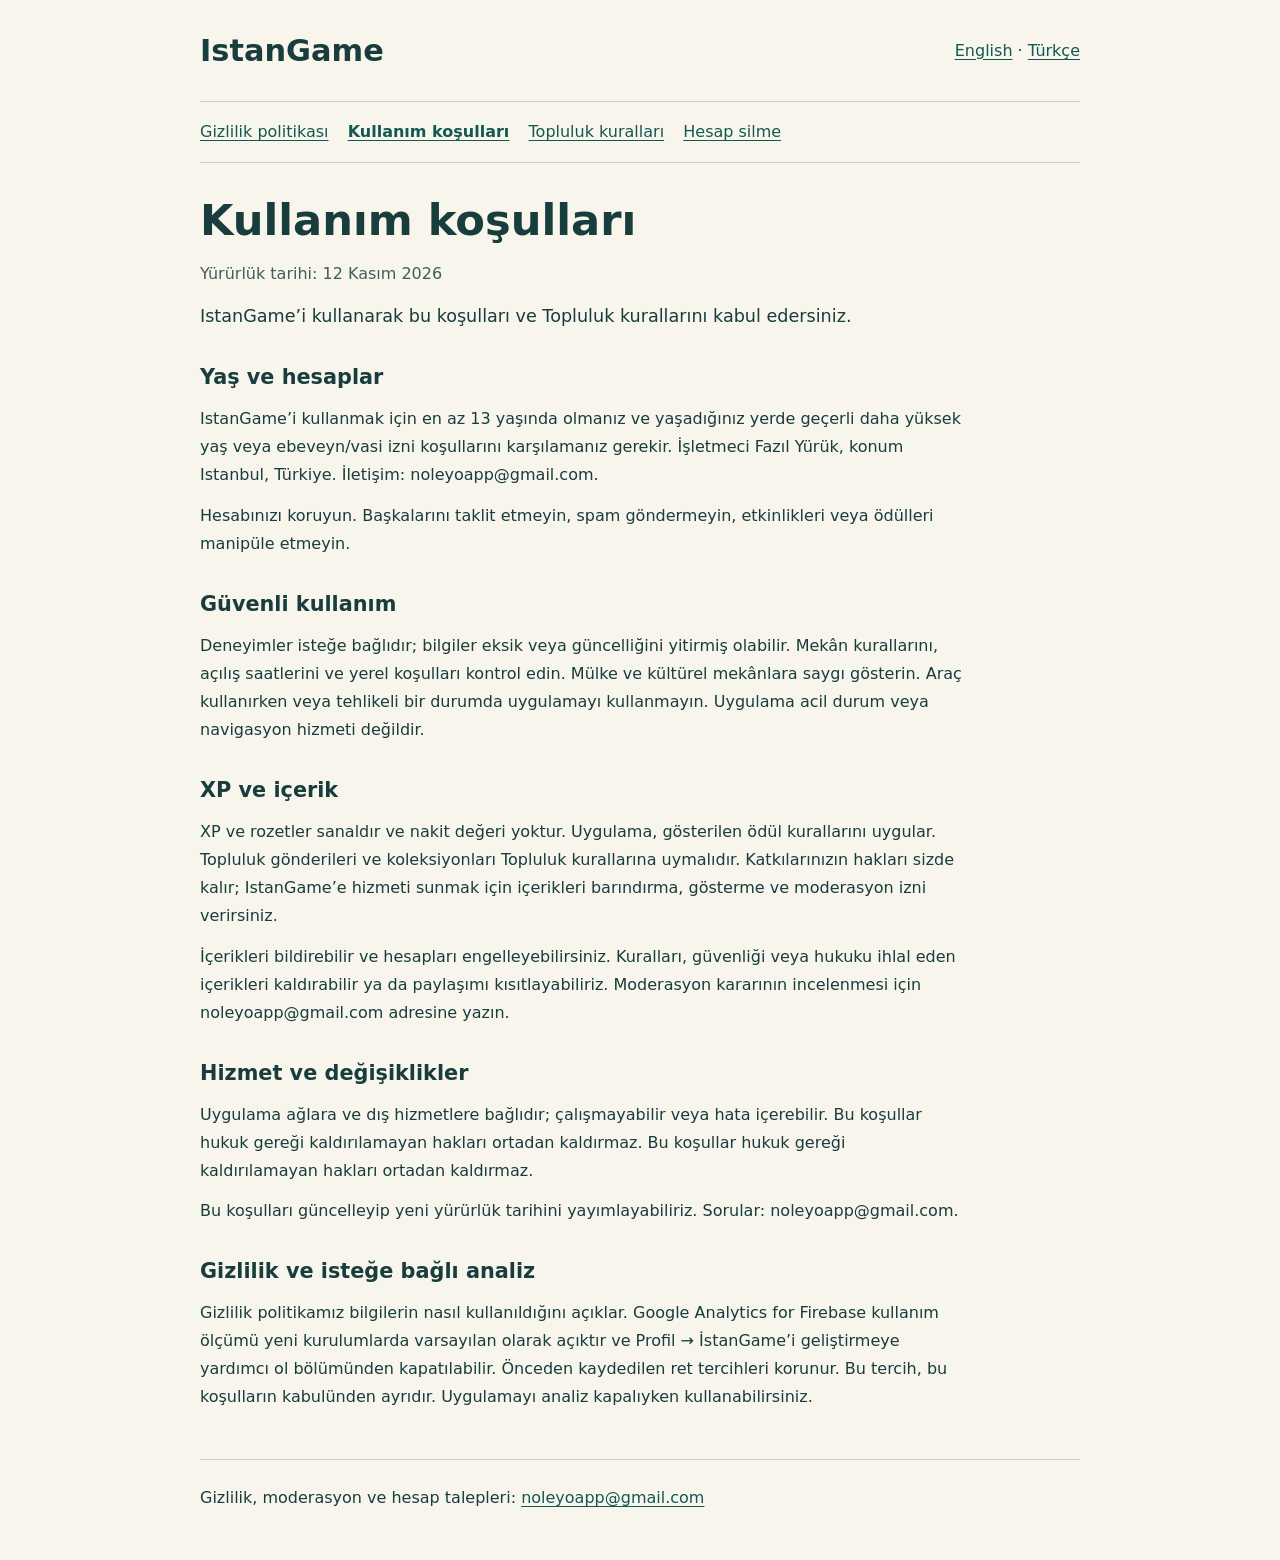
<file: tr/terms.html>
<!doctype html>
<html lang="tr" dir="ltr">
<head>
<meta charset="utf-8">
<meta name="viewport" content="width=device-width,initial-scale=1">
<meta http-equiv="Content-Security-Policy" content="default-src 'none'; style-src 'self'; base-uri 'none'; form-action 'none'">

<title>Kullanım koşulları · IstanGame</title>
<link rel="stylesheet" href="../style.css">
</head>
<body>
<header><bdi class="brand" dir="ltr">IstanGame</bdi><div class="languages"><a lang="en" hreflang="en" href="../en/terms.html">English</a> · <a lang="tr" hreflang="tr" href="../tr/terms.html">Türkçe</a></div></header>

<nav aria-label="IstanGame politikaları"><a href="privacy.html">Gizlilik politikası</a>
<a href="terms.html" aria-current="page">Kullanım koşulları</a>
<a href="community.html">Topluluk kuralları</a>
<a href="delete-account.html">Hesap silme</a></nav>
<main>
<h1>Kullanım koşulları</h1>
<p class="date">Yürürlük tarihi: 12 Kasım 2026</p>
<p class="intro">IstanGame’i kullanarak bu koşulları ve Topluluk kurallarını kabul edersiniz.</p>
<section>
<h2>Yaş ve hesaplar</h2>
<p>IstanGame’i kullanmak için en az 13 yaşında olmanız ve yaşadığınız yerde geçerli daha yüksek yaş veya ebeveyn/vasi izni koşullarını karşılamanız gerekir. İşletmeci Fazıl Yürük, konum Istanbul, Türkiye. İletişim: noleyoapp@gmail.com.</p>
<p>Hesabınızı koruyun. Başkalarını taklit etmeyin, spam göndermeyin, etkinlikleri veya ödülleri manipüle etmeyin.</p>
</section>
<section>
<h2>Güvenli kullanım</h2>
<p>Deneyimler isteğe bağlıdır; bilgiler eksik veya güncelliğini yitirmiş olabilir. Mekân kurallarını, açılış saatlerini ve yerel koşulları kontrol edin. Mülke ve kültürel mekânlara saygı gösterin. Araç kullanırken veya tehlikeli bir durumda uygulamayı kullanmayın. Uygulama acil durum veya navigasyon hizmeti değildir.</p>
</section>
<section>
<h2>XP ve içerik</h2>
<p>XP ve rozetler sanaldır ve nakit değeri yoktur. Uygulama, gösterilen ödül kurallarını uygular. Topluluk gönderileri ve koleksiyonları Topluluk kurallarına uymalıdır. Katkılarınızın hakları sizde kalır; IstanGame’e hizmeti sunmak için içerikleri barındırma, gösterme ve moderasyon izni verirsiniz.</p>
<p>İçerikleri bildirebilir ve hesapları engelleyebilirsiniz. Kuralları, güvenliği veya hukuku ihlal eden içerikleri kaldırabilir ya da paylaşımı kısıtlayabiliriz. Moderasyon kararının incelenmesi için noleyoapp@gmail.com adresine yazın.</p>
</section>
<section>
<h2>Hizmet ve değişiklikler</h2>
<p>Uygulama ağlara ve dış hizmetlere bağlıdır; çalışmayabilir veya hata içerebilir. Bu koşullar hukuk gereği kaldırılamayan hakları ortadan kaldırmaz. Bu koşullar hukuk gereği kaldırılamayan hakları ortadan kaldırmaz.</p>
<p>Bu koşulları güncelleyip yeni yürürlük tarihini yayımlayabiliriz. Sorular: noleyoapp@gmail.com.</p>
</section>
<section>
<h2>Gizlilik ve isteğe bağlı analiz</h2>
<p>Gizlilik politikamız bilgilerin nasıl kullanıldığını açıklar. Google Analytics for Firebase kullanım ölçümü yeni kurulumlarda varsayılan olarak açıktır ve Profil → İstanGame’i geliştirmeye yardımcı ol bölümünden kapatılabilir. Önceden kaydedilen ret tercihleri korunur. Bu tercih, bu koşulların kabulünden ayrıdır. Uygulamayı analiz kapalıyken kullanabilirsiniz.</p>
</section>
</main>
<footer>Gizlilik, moderasyon ve hesap talepleri: <a href="mailto:noleyoapp%40gmail.com">noleyoapp@gmail.com</a></footer>
</body>
</html>
</file>
<file: style.css>
:root {
  color-scheme: light;
  font:
    100%/1.75 system-ui,
    sans-serif;
  color: #183d3c;
  background: #f8f5ec;
}
* {
  box-sizing: border-box;
}
body {
  max-inline-size: 58rem;
  margin: auto;
  padding: 1.5rem;
}
header {
  display: flex;
  align-items: center;
  justify-content: space-between;
  gap: 1rem;
  flex-wrap: wrap;
}
.brand {
  font-size: 1.9rem;
  font-weight: 800;
}
a {
  color: #145853;
  text-underline-offset: 0.2em;
  overflow-wrap: anywhere;
}
a:focus-visible {
  outline: 3px solid #a25300;
  outline-offset: 4px;
}
nav {
  display: flex;
  flex-wrap: wrap;
  gap: 0.6rem 1.2rem;
  margin-block: 1.5rem 2rem;
  padding-block: 1rem;
  border-block: 1px solid #c6d2c9;
}
[aria-current='page'] {
  font-weight: 800;
}
main {
  max-inline-size: 48rem;
}
h1 {
  font-size: clamp(1.9rem, 5vw, 2.7rem);
  line-height: 1.2;
  margin-block-end: 0.5rem;
}
h2 {
  font-size: 1.3rem;
  line-height: 1.4;
  margin-block: 2rem 0.5rem;
}
p {
  margin-block: 0.8rem;
  overflow-wrap: anywhere;
}
.intro {
  font-size: 1.1rem;
}
.date {
  color: #425e5c;
}
.draft {
  background: #fff0c9;
  border-inline-start: 0.3rem solid #935b06;
  padding: 1rem;
  margin-block: 1.3rem;
  color: #593807;
  font-weight: 650;
}
li {
  margin-block: 0.7rem;
}
footer {
  border-block-start: 1px solid #c6d2c9;
  margin-block-start: 3rem;
  padding-block: 1.5rem;
  overflow-wrap: anywhere;
}
@media print {
  body {
    max-inline-size: none;
    background: white;
    color: black;
  }
  nav,
  .languages {
    display: none;
  }
}
</file>
